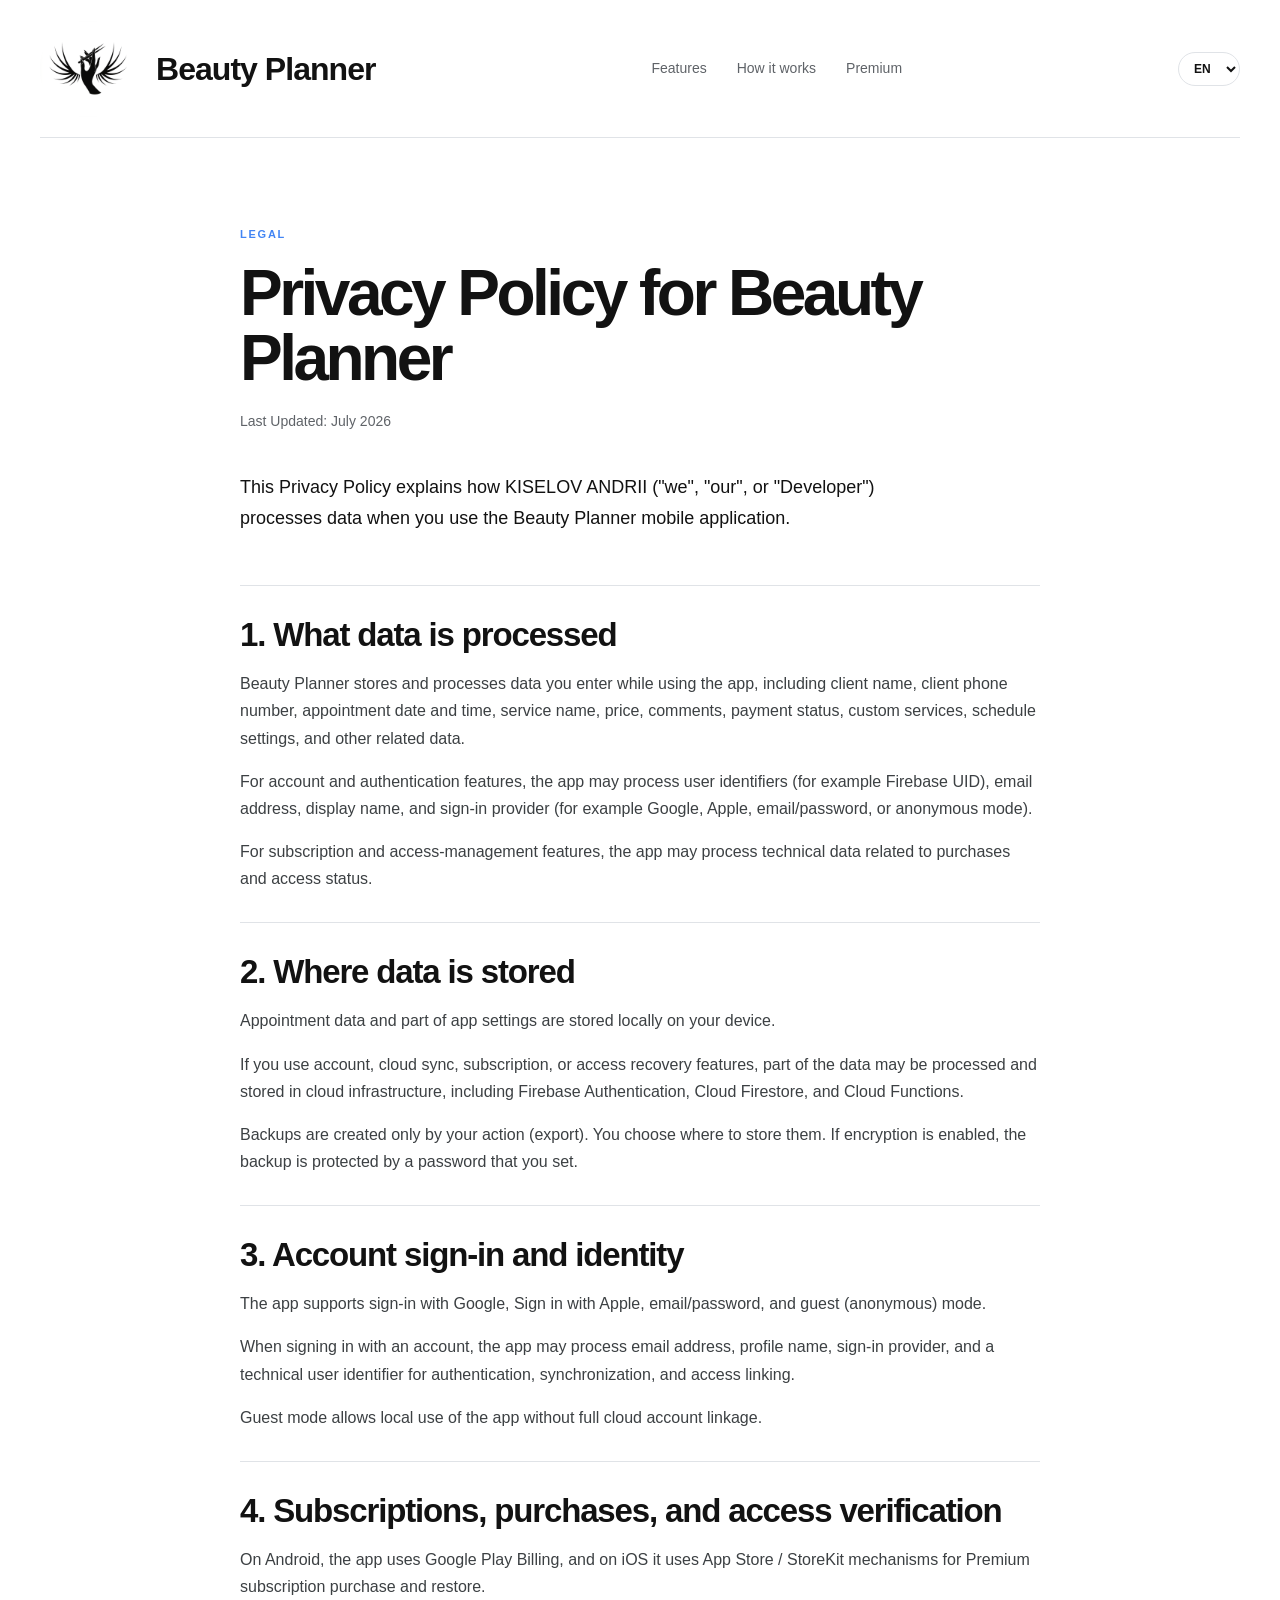
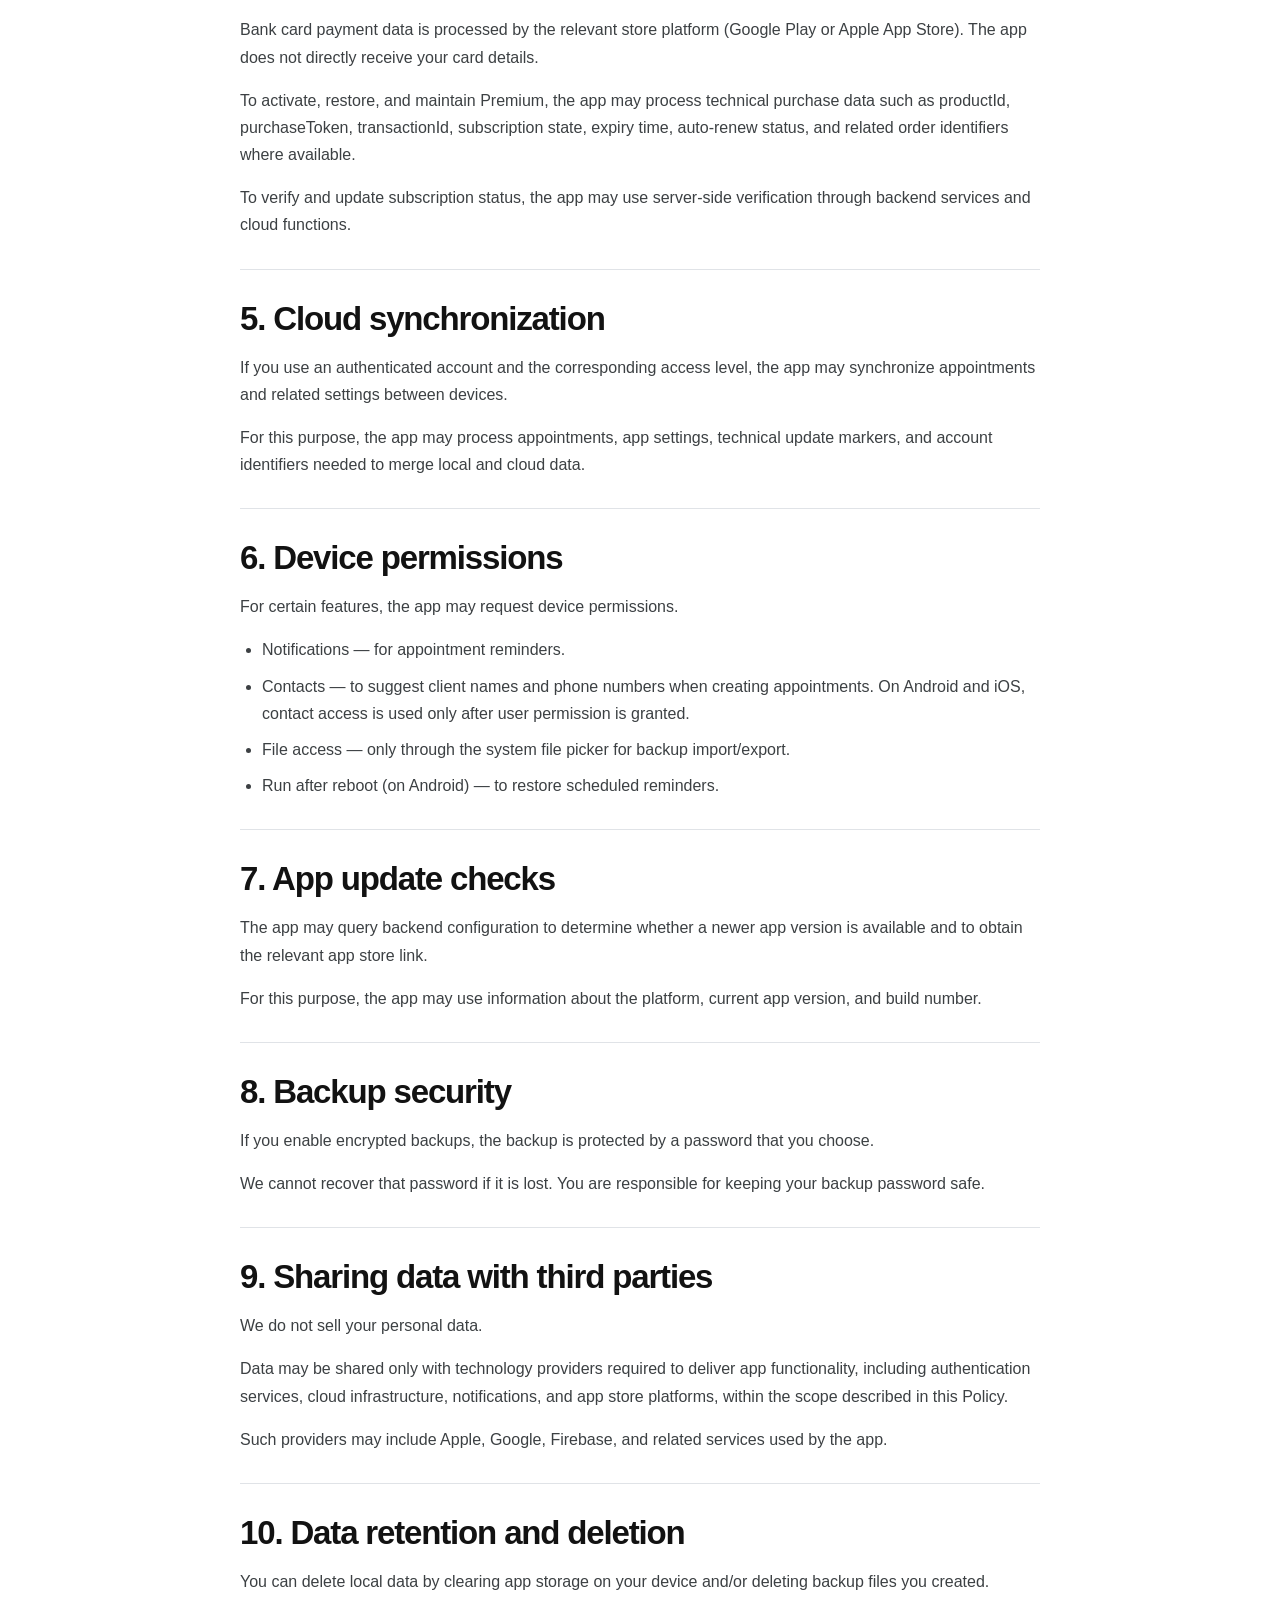
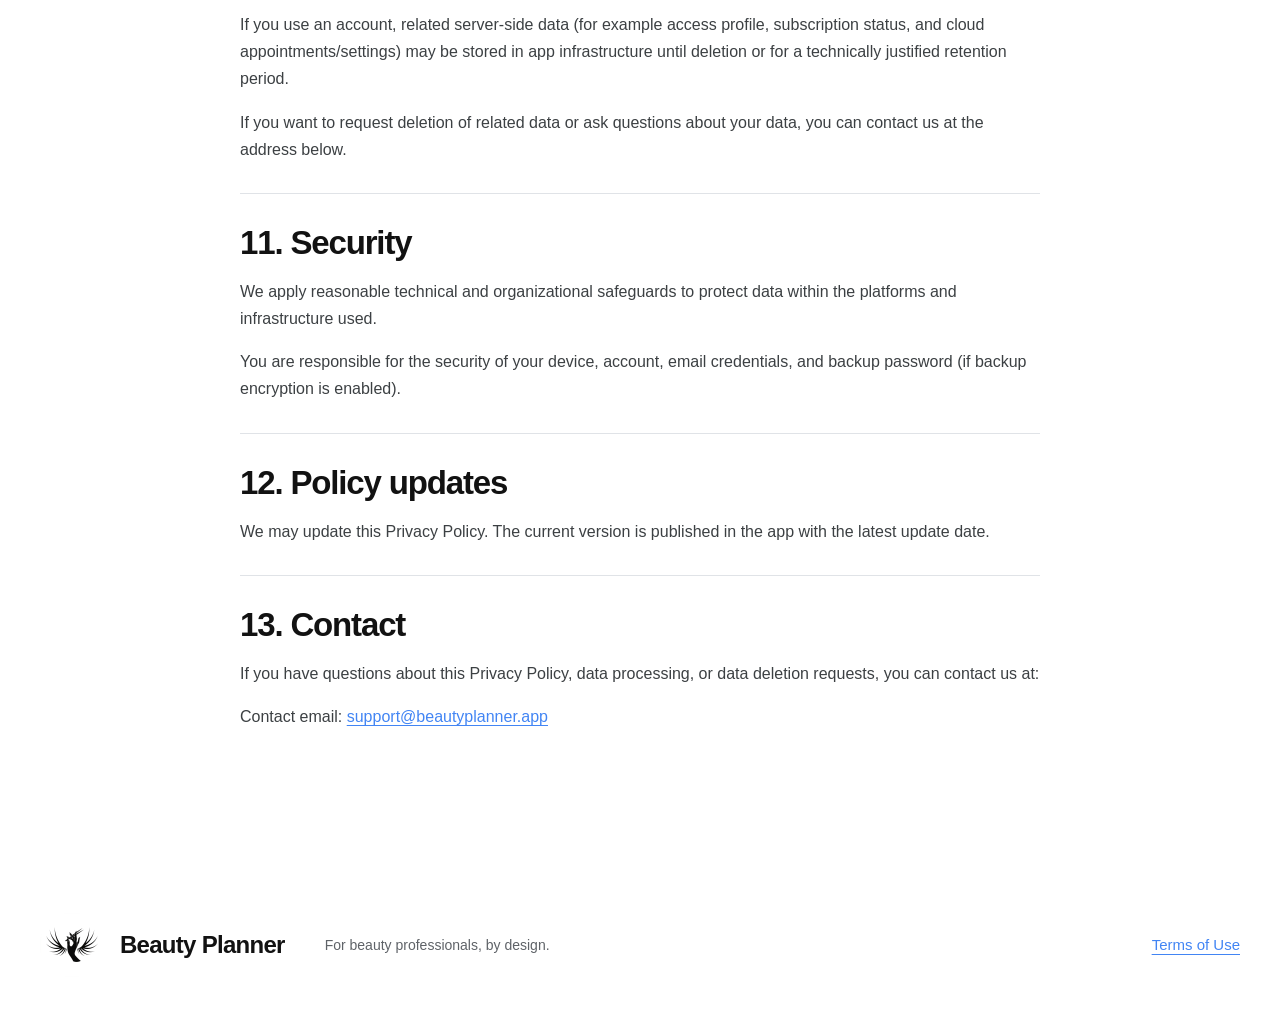
<file: privacy.html>
<!doctype html>
<html lang="en">
  <head>
    <meta charset="utf-8">
    <meta name="viewport" content="width=device-width, initial-scale=1">
    <meta name="description" content="Beauty Planner Privacy Policy.">
    <title>Privacy Policy — Beauty Planner</title>
    <link rel="icon" href="favicon.ico?v=20261101" sizes="32x32">
    <link rel="icon" type="image/svg+xml" href="favicon.svg?v=20261108">
    <link rel="apple-touch-icon" sizes="1024x1024" href="assets/app-icon-1024.png">
    <link rel="stylesheet" href="styles.css">
    <link rel="stylesheet" href="privacy.css">
  </head>
  <body>
    <header class="site-header policy-header">
      <a class="brand" href="index.html" aria-label="Beauty Planner home">
        <img class="brand-mark" src="assets/app-icon-1024.png" alt="">
        <span>Beauty Planner</span>
      </a>
      <nav class="site-nav" aria-label="Main navigation">
        <a href="index.html#features" data-nav="features">Features</a>
        <a href="index.html#workflow" data-nav="workflow">How it works</a>
        <a href="index.html#premium" data-nav="premium">Premium</a>
      </nav>
      <select class="language-switch" aria-label="Language">
        <option value="en">EN</option>
        <option value="ru">RU</option>
        <option value="it">IT</option>
        <option value="de">DE</option>
        <option value="uk">UA</option>
      </select>
    </header>
    <main class="policy-page">
      <p class="eyebrow" id="policy-label">LEGAL</p>
      <h1 id="policy-title">Privacy Policy for Beauty Planner</h1>
      <p class="policy-updated" id="policy-updated"></p>
      <p class="policy-intro" id="policy-intro"></p>
      <div class="policy-content" id="policy-content"></div>
    </main>
    <footer class="site-footer">
      <a class="brand" href="index.html"><img class="brand-mark" src="assets/app-icon-1024.png" alt=""><span>Beauty Planner</span></a>
      <p id="footer-copy">For beauty professionals, by design.</p>
      <div class="legal-links">
        <a href="terms.html" id="terms-link">Terms of Use</a>
      </div>
    </footer>
    <script src="i18n-extra.js"></script>
    <script src="i18n-uk.js"></script>
    <script src="privacy.js"></script>
  </body>
</html>
</file>
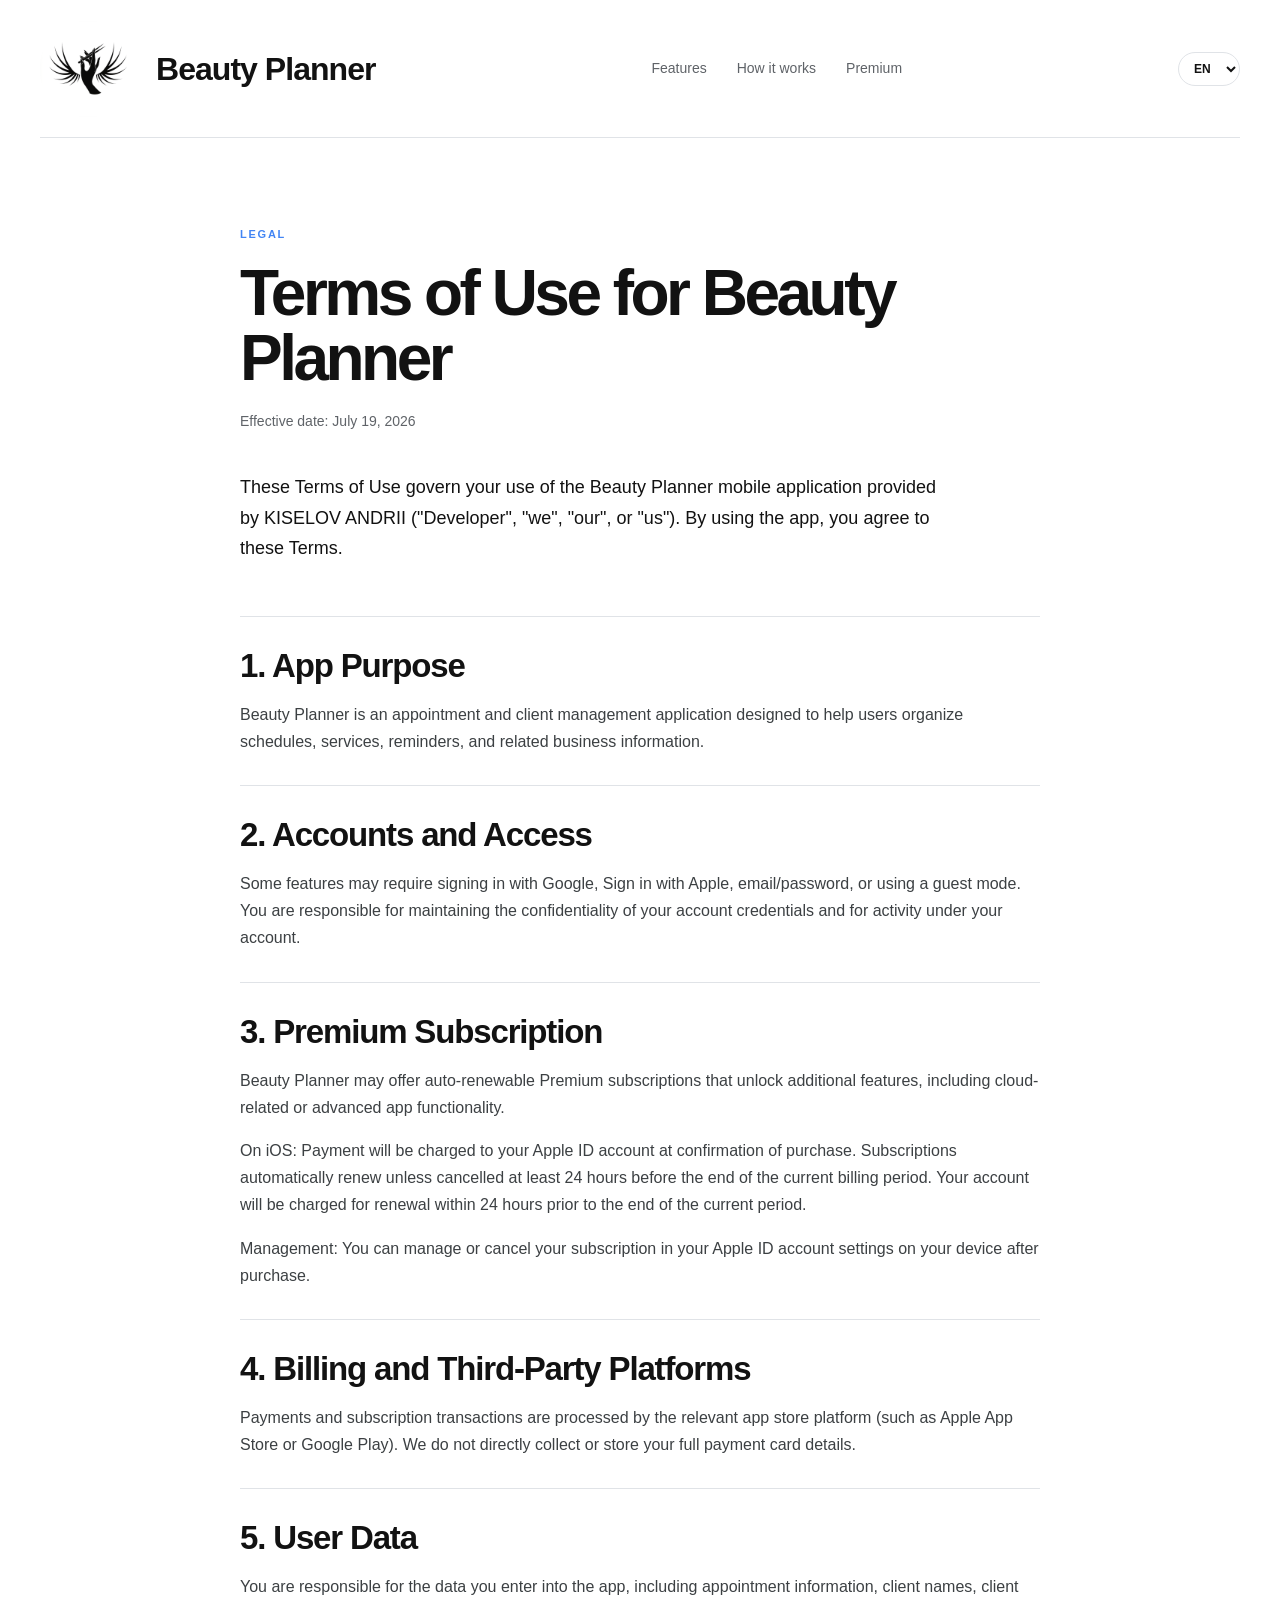
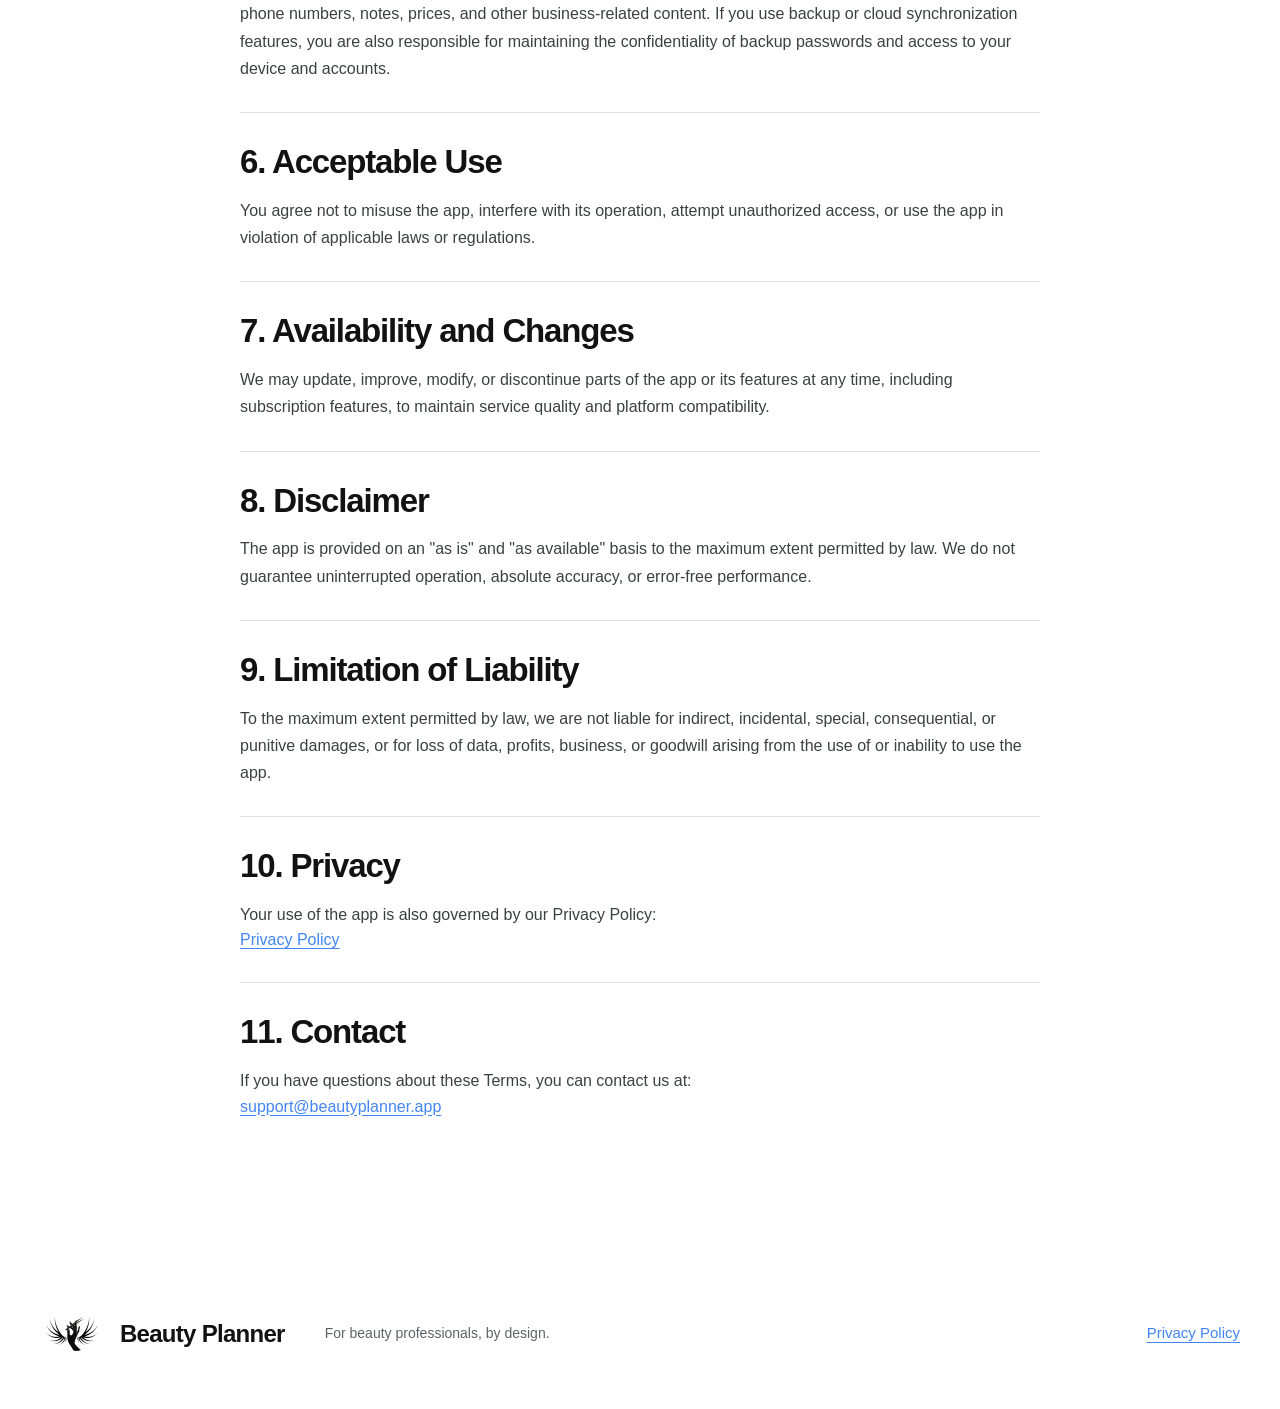
<file: terms.html>
<!doctype html>
<html lang="en">
  <head>
    <meta charset="utf-8">
    <meta name="viewport" content="width=device-width, initial-scale=1">
    <meta name="description" content="Beauty Planner Terms of Use.">
    <title>Terms of Use — Beauty Planner</title>
    <link rel="icon" href="favicon.ico?v=20261101" sizes="32x32">
    <link rel="icon" type="image/svg+xml" href="favicon.svg?v=20261108">
    <link rel="apple-touch-icon" sizes="1024x1024" href="assets/app-icon-1024.png">
    <link rel="apple-touch-icon" href="assets/beauty-planner-logo.png">
    <link rel="stylesheet" href="styles.css">
    <link rel="stylesheet" href="privacy.css">
  </head>
  <body>
    <header class="site-header policy-header">
      <a class="brand" href="index.html" aria-label="Beauty Planner home">
        <img class="brand-mark" src="assets/app-icon-1024.png" alt="">
        <span>Beauty Planner</span>
      </a>
      <nav class="site-nav" aria-label="Main navigation">
        <a href="index.html#features" data-nav="features">Features</a>
        <a href="index.html#workflow" data-nav="workflow">How it works</a>
        <a href="index.html#premium" data-nav="premium">Premium</a>
      </nav>
      <select class="language-switch" aria-label="Language">
        <option value="en">EN</option>
        <option value="ru">RU</option>
        <option value="it">IT</option>
        <option value="de">DE</option>
        <option value="uk">UA</option>
      </select>
    </header>
    <main class="policy-page">
      <p class="eyebrow" id="terms-label">LEGAL</p>
      <h1 id="terms-title">Terms of Use for Beauty Planner</h1>
      <p class="policy-updated" id="terms-updated"></p>
      <p class="policy-intro" id="terms-intro"></p>
      <div class="policy-content" id="terms-content"></div>
    </main>
    <footer class="site-footer">
      <a class="brand" href="index.html"><img class="brand-mark" src="assets/app-icon-1024.png" alt=""><span>Beauty Planner</span></a>
      <p id="footer-copy">For beauty professionals, by design.</p>
      <div class="legal-links">
        <a href="privacy.html" id="privacy-link">Privacy Policy</a>
      </div>
    </footer>
    <script src="i18n-extra.js"></script>
    <script src="i18n-uk.js"></script>
    <script src="terms.js"></script>
  </body>
</html>
</file>
<file: styles.css>
:root {
  --ink: #121212;
  --muted: #5f6368;
  --paper: #ffffff;
  --peach: #e9f1ff;
  --coral: #4285f4;
  --lilac: #f1f5ff;
  --sage: #e7f0ff;
  --cream: #f7f9fc;
  --line: #e0e3e7;
}

* { box-sizing: border-box; }
html { scroll-behavior: smooth; }
body { margin: 0; color: var(--ink); background: var(--paper); font-family: Arial, Helvetica, sans-serif; font-size: 16px; line-height: 1.5; }
a { color: inherit; text-decoration: none; }
.site-header { width: min(1200px, calc(100% - 48px)); height: 138px; margin: auto; display: flex; align-items: center; justify-content: space-between; }
.brand { display: inline-flex; gap: 10px; align-items: center; font-weight: 700; letter-spacing: -.03em; }
.brand-mark { width: 31px; height: 31px; object-fit: contain; border-radius: 50%; }
.site-header .brand { gap: 20px; font-size: 32px; }
.site-header .brand-mark { width: 96px; height: 96px; }
.site-nav { display: flex; gap: 30px; color: var(--muted); font-size: 14px; }
.site-nav a:hover, .text-link:hover, .site-footer a:hover { color: var(--coral); }
.language-switch { border: 1px solid var(--line); background: transparent; padding: 8px 11px; border-radius: 99px; cursor: pointer; color: var(--ink); font: 700 12px "DM Sans", sans-serif; }
.hero { width: min(1200px, calc(100% - 48px)); min-height: 650px; margin: auto; display: grid; grid-template-columns: 1fr 1fr; align-items: center; gap: 40px; }
.eyebrow { margin: 0 0 18px; color: var(--coral); font-size: 11px; font-weight: 700; letter-spacing: .16em; }
h1, h2 { margin: 0; font-family: Arial, Helvetica, sans-serif; font-weight: 700; letter-spacing: -.055em; line-height: 1.02; }
h1 { max-width: 570px; font-size: clamp(52px, 6vw, 82px); }
h2 { font-size: clamp(40px, 4.5vw, 62px); }
h1 em, h2 em { color: var(--coral); font-weight: inherit; font-style: normal; }
.hero-text { max-width: 450px; margin: 28px 0; color: var(--muted); font-size: 18px; line-height: 1.65; }
.store-links { display: flex; flex-wrap: wrap; gap: 11px; }
.store-button { min-width: 154px; display: inline-flex; align-items: center; gap: 9px; padding: 8px 13px; color: #fff; background: #000; border: 1px solid #000; border-radius: 8px; line-height: 1; transition: transform .2s, background .2s; }
.store-button:hover { color: #fff; background: #202124; transform: translateY(-2px); }
.store-button small, .store-button strong { display: block; }.store-button small { margin-bottom: 3px; font-size: 9px; }.store-button strong { font-size: 17px; font-weight: 500; }
.store-icon { width: 21px; flex: 0 0 21px; text-align: center; color: #fff; }.apple-icon { font-size: 25px; line-height: 1; }.play-icon { height: 22px; background: linear-gradient(135deg, #30d8a1 0 35%, #4285f4 35% 63%, #fbbc04 63% 82%, #ea4335 82%); clip-path: polygon(0 0, 100% 50%, 0 100%, 22% 50%); }
.hero-link { display: inline-block; margin-top: 21px; }
.button { display: inline-flex; align-items: center; gap: 18px; padding: 14px 19px; border-radius: 999px; font-size: 14px; font-weight: 700; transition: transform .2s, background .2s; }
.button:hover { transform: translateY(-2px); }
.button-primary { background: var(--ink); color: #fff; }
.button-primary:hover { background: #394a47; }
.text-link { font-weight: 600; font-size: 14px; text-decoration: underline; text-underline-offset: 4px; }
.platform-note { margin: 22px 0 0; color: var(--muted); font-size: 12px; }
.hero-visual { position: relative; min-height: 550px; display: grid; place-items: center; overflow: hidden; }
.orb { position: absolute; border-radius: 50%; }
.orb-one { width: 440px; height: 440px; background: var(--peach); }
.orb-two { width: 160px; height: 160px; background: var(--lilac); top: 38px; right: 15px; }
.phone { position: relative; width: 260px; height: 562px; z-index: 1; overflow: hidden; background: #181818; border: 6px solid #181818; border-radius: 39px; box-shadow: 0 26px 52px #2b426433; }
.phone-screenshot { display: block; width: 100%; height: 100%; object-fit: cover; }
.floating-card { position: absolute; z-index: 2; right: 3%; bottom: 78px; display: flex; align-items: center; gap: 9px; min-width: 153px; padding: 11px 14px; background: #fff; border-radius: 11px; box-shadow: 0 12px 30px #50473c21; font-size: 10px; }
.floating-card b, .floating-card small { display: block; }
.floating-card small { color: var(--muted); margin-top: 2px; font-size: 8px; }
.floating-icon { display: grid; place-items: center; width: 23px; height: 23px; color: #fff; background: #90bca3; border-radius: 50%; font-size: 13px; }
.intro { width: min(700px, calc(100% - 48px)); padding: 105px 0 62px; text-align: center; margin: auto; }
.intro h2 { margin-bottom: 22px; }
.intro > p:last-child { max-width: 520px; margin: auto; color: var(--muted); font-size: 17px; line-height: 1.7; }
.feature-grid { width: min(1200px, calc(100% - 48px)); margin: auto; display: grid; grid-template-columns: repeat(2, 1fr); gap: 18px; }
.feature-card { position: relative; min-height: 332px; padding: 33px; overflow: hidden; border-radius: 5px; }
.feature-card-wide { display: flex; justify-content: space-between; }
.feature-card h3 { max-width: 300px; margin: 38px 0 10px; font: 700 29px/1.05 Arial, sans-serif; letter-spacing: -.04em; }
.feature-card p { max-width: 315px; margin: 0; color: #52605d; font-size: 14px; line-height: 1.65; }
.feature-number { color: #7b8581; font-size: 11px; font-weight: 700; letter-spacing: .12em; }
.feature-icon { position: absolute; top: 30px; right: 35px; color: #737d78; font-size: 27px; }
.peach { background: var(--peach); }.lilac { background: var(--lilac); }.sage { background: var(--sage); }.cream { background: var(--cream); }
.mini-calendar { align-self: flex-end; width: 118px; height: 145px; padding: 18px 10px; display: flex; flex-direction: column; align-items: center; color: var(--ink); background: #fffdf9; border-radius: 58px 58px 8px 8px; transform: rotate(7deg); }
.mini-calendar span, .mini-calendar small { font-size: 9px; font-weight: 700; letter-spacing: .1em; }.mini-calendar b { margin: 7px 0 -4px; font: 600 62px/1 Arial, sans-serif; }
.backup-art { align-self: flex-end; display: flex; flex-direction: column; align-items: center; justify-content: center; width: 132px; height: 132px; color: #776859; background: #fffaf0; border-radius: 50%; transform: rotate(-8deg); }.backup-art span { font-size: 42px; line-height: .7; }.backup-art b { margin-top: 9px; font-size: 10px; letter-spacing: .1em; }.backup-art small { font-size: 9px; }
.workflow { width: min(1200px, calc(100% - 48px)); margin: 138px auto; display: grid; grid-template-columns: .9fr 1.1fr; gap: 120px; align-items: start; }.workflow-copy > p:last-child { max-width: 380px; margin-top: 22px; color: var(--muted); font-size: 17px; line-height: 1.7; }
.steps { padding: 0; margin: 0; list-style: none; }.steps li { display: grid; grid-template-columns: 55px 1fr; gap: 19px; padding: 0 0 28px; margin-bottom: 25px; border-bottom: 1px solid var(--line); }.steps li:last-child { border: 0; }.steps li > span { color: var(--coral); font-size: 12px; font-weight: 700; }.steps h3 { margin: 0 0 7px; font-size: 18px; letter-spacing: -.02em; }.steps p { margin: 0; color: var(--muted); font-size: 14px; }
.premium { width: min(1200px, calc(100% - 48px)); margin: 0 auto 100px; padding: 70px; display: grid; grid-template-columns: 1fr 1fr; gap: 90px; background: #202124; color: #fff; border-radius: 6px; }.premium .eyebrow { color: #9ec1fb; }.premium h2 { max-width: 480px; }.premium h2 em { color: #8ab4f8; }.premium > div > p:last-child { max-width: 440px; margin: 23px 0 0; color: #c8d0d9; line-height: 1.7; }
.premium-card { position: relative; padding: 34px; background: #e8f0fe; color: var(--ink); border-radius: 4px; }.premium-label { margin: 0 0 20px; color: #496990; font-size: 10px; font-weight: 700; letter-spacing: .14em; }.premium-card ul { margin: 0; padding: 0; list-style: none; }.premium-card li { padding: 12px 0 12px 25px; border-bottom: 1px solid #c9dbf8; font-size: 14px; font-weight: 600; }.premium-card li::before { content: "✓"; position: absolute; left: 0; color: var(--coral); font-weight: 700; }.premium-card li { position: relative; }.premium-card li:last-child { border: 0; }.sparkle { position: absolute; right: 23px; top: 17px; color: var(--coral); font-size: 25px; }
.cta { margin: 0; padding: 120px 24px; color: #fff; text-align: center; background: var(--coral); }.cta .eyebrow { color: #dbeaff; }.cta h2 em { color: #202124; }.cta > p:not(.eyebrow) { margin: 22px 0 30px; color: #edf4ff; }.store-links-centered { justify-content: center; }.store-button-light { border-color: #fff; }.button-light { background: #fff; color: var(--ink); }.button-light:hover { background: var(--paper); }
.site-footer { width: min(1200px, calc(100% - 48px)); min-height: 100px; margin: auto; display: flex; align-items: center; justify-content: flex-start; color: var(--muted); font-size: 13px; }.site-footer p { margin: 0; }
@media (max-width: 760px) { .site-header { width: min(100% - 32px, 600px); height: 88px; }.site-header .brand { gap: 10px; font-size: 20px; }.site-header .brand-mark { width: 54px; height: 54px; }.site-nav { display: none; }.hero { width: min(100% - 32px, 600px); grid-template-columns: 1fr; padding-top: 52px; text-align: center; }.hero-copy { display: grid; justify-items: center; }.hero-text { font-size: 16px; }.hero-visual { min-height: 485px; }.phone { transform: scale(.88); }.orb-one { width: 370px; height: 370px; }.floating-card { right: 1%; bottom: 54px; }.intro { width: min(100% - 32px, 600px); padding-top: 80px; }.feature-grid { width: min(100% - 32px, 600px); grid-template-columns: 1fr; }.feature-card { min-height: 290px; }.workflow { width: min(100% - 32px, 600px); margin: 90px auto; grid-template-columns: 1fr; gap: 45px; }.premium { width: min(100% - 32px, 600px); margin-bottom: 65px; padding: 42px 25px; grid-template-columns: 1fr; gap: 35px; }.cta { padding: 90px 20px; }.site-footer { width: min(100% - 32px, 600px); padding: 25px 0; min-height: auto; flex-wrap: wrap; gap: 15px; }.site-footer p { order: 3; width: 100%; } }
@media (max-width: 390px) { .store-links { justify-content: center; }.store-button { min-width: 148px; }.feature-card { padding: 26px; }.feature-card h3 { font-size: 26px; }.mini-calendar, .backup-art { transform: scale(.8); transform-origin: bottom right; } }

.videos { width: min(1200px, calc(100% - 48px)); margin: 0 auto 100px; text-align: center; }
.videos h2 em { color: var(--coral); }
.videos-text { max-width: 560px; margin: 16px auto 40px; color: var(--muted); line-height: 1.7; }
.video-grid { display: flex; gap: 28px; justify-content: center; align-items: center; }
.video-frame { position: relative; overflow: hidden; border-radius: 12px; background: #202124; box-shadow: 0 24px 60px rgba(66, 133, 244, .22); }
.video-frame iframe { position: absolute; inset: 0; width: 100%; height: 100%; border: 0; }
.video-wide { flex: 1 1 auto; max-width: 760px; aspect-ratio: 16 / 9; }
.video-short { flex: 0 0 auto; width: 270px; aspect-ratio: 9 / 16; }
@media (max-width: 760px) { .videos { width: min(100% - 32px, 600px); margin-bottom: 65px; }.video-grid { flex-direction: column; }.video-wide { width: 100%; }.video-short { width: min(100%, 300px); } }

.legal-links { display: flex; align-items: center; gap: 28px; }
.legal-links a + a { position: relative; }
.legal-links a + a::before { content: ""; position: absolute; left: -14px; top: 50%; width: 1px; height: 14px; background: var(--line); transform: translateY(-50%); }
@media (max-width: 760px) { .legal-links { gap: 24px; } }

.site-footer { min-height: 150px; }
.site-footer .brand { gap: 16px; font-size: 24px; color: var(--ink); }
.site-footer .brand-mark { width: 64px; height: 64px; }
.site-footer > p { margin-left: 40px; font-size: 14px; }
.legal-links { margin-left: auto; }
.legal-links a { color: var(--coral); font-size: 15px; font-weight: 500; text-decoration: underline; text-underline-offset: 4px; }
.legal-links a:hover { color: #2a6ad6; }
.legal-links a + a::before { display: none; }
@media (max-width: 760px) { .site-footer .brand { font-size: 20px; }.site-footer .brand-mark { width: 52px; height: 52px; }.site-footer > p { margin-left: 0; }.legal-links { margin-left: 0; flex-wrap: wrap; } }
.policy-section a { color: var(--coral); text-decoration: underline; text-underline-offset: 3px; }
</file>
<file: privacy.css>
.policy-header { border-bottom: 1px solid var(--line); }
.policy-page { width: min(800px, calc(100% - 48px)); margin: 0 auto; padding: 88px 0 110px; }
.policy-page h1 { max-width: 700px; overflow-wrap: anywhere; font-size: clamp(42px, 5vw, 64px); }
.policy-updated { margin: 20px 0 40px; color: var(--muted); font-size: 14px; }
.policy-intro { max-width: 720px; margin: 0 0 52px; font-size: 18px; line-height: 1.7; }
.policy-section { padding: 30px 0; border-top: 1px solid var(--line); }
.policy-section h2 { font-size: clamp(25px, 3vw, 33px); line-height: 1.15; letter-spacing: -.035em; }
.policy-section p, .policy-section li { color: #3c4043; line-height: 1.7; }
.policy-section p { margin: 16px 0 0; }
.policy-section ul { margin: 16px 0 0; padding-left: 22px; }
.policy-section li + li { margin-top: 9px; }
.policy-contact { margin-top: 16px; }
.policy-contact a { color: var(--coral); text-decoration: underline; text-underline-offset: 3px; }
@media (max-width: 760px) { .policy-page { width: min(100% - 32px, 800px); padding: 58px 0 75px; }.policy-intro { font-size: 16px; } }
</file>
